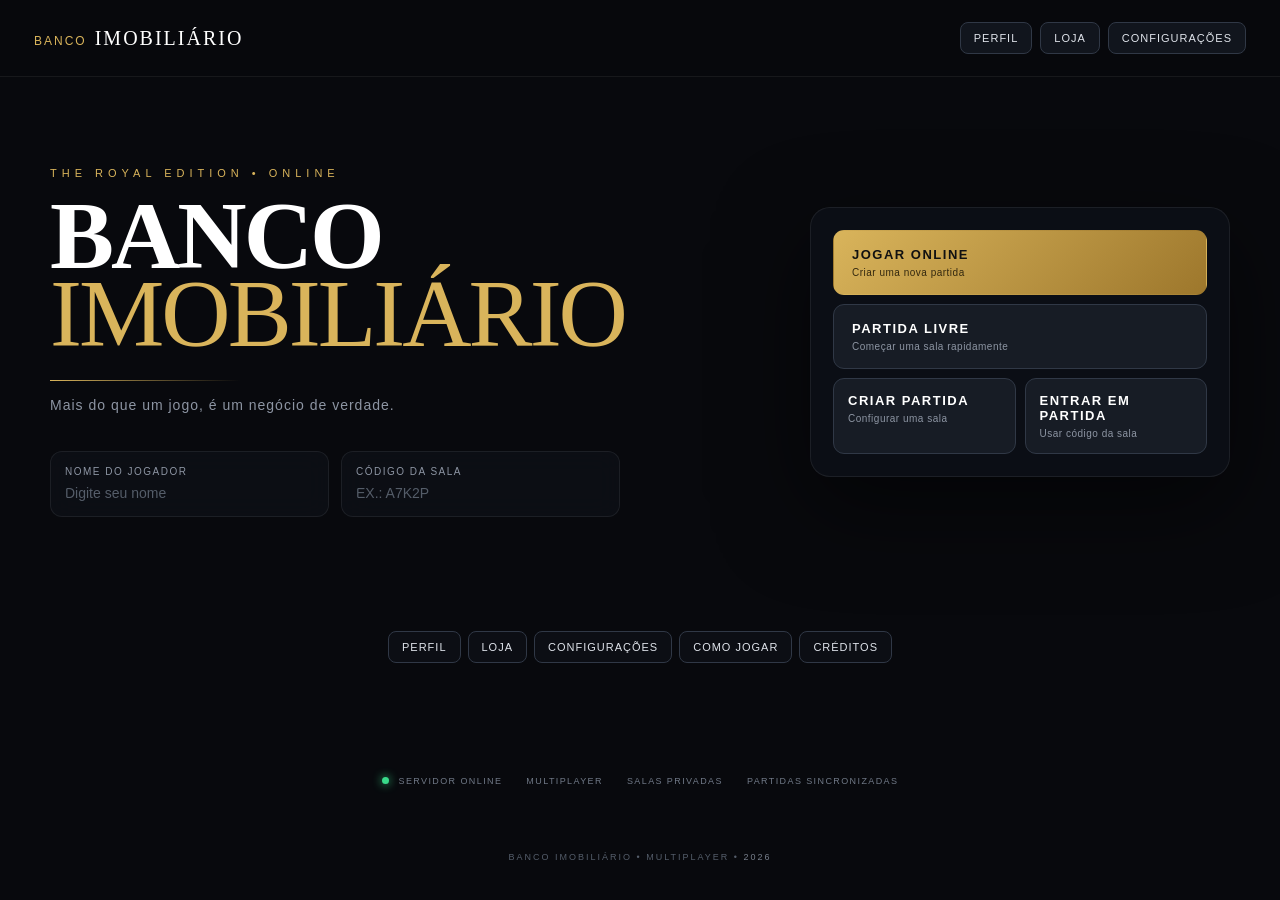
<file: index.html>
<!DOCTYPE html>
<html lang="pt-BR">
<head>
  <meta charset="UTF-8">
  <meta name="viewport" content="width=device-width, initial-scale=1.0">
  <meta name="theme-color" content="#08090d">
  <meta name="description" content="Banco Imobiliário — jogo de tabuleiro multiplayer online.">
  <title>Banco Imobiliário — Multiplayer</title>

  <link rel="stylesheet" href="/css/reset.css">
  <link rel="stylesheet" href="/css/variables.css">
  <link rel="stylesheet" href="/css/global.css">
  <link rel="stylesheet" href="/css/background.css">
  <link rel="stylesheet" href="/css/menu.css">
  <link rel="stylesheet" href="/css/animations.css">

  <style>
    .menu-page {
      min-height: 100vh;
      overflow-x: hidden;
      background: #08090d;
    }

    .home-header {
      position: relative;
      z-index: 2;
      display: flex;
      align-items: center;
      justify-content: space-between;
      padding: 22px 34px;
      border-bottom: 1px solid #ffffff10;
      background: #08090dcc;
      backdrop-filter: blur(14px);
    }

    .brand-mini {
      display: flex;
      align-items: baseline;
      gap: 8px;
      letter-spacing: 2px;
    }

    .brand-mini span {
      color: #d9b45b;
      font-size: 12px;
    }

    .brand-mini strong {
      color: #fff;
      font-family: Georgia, serif;
      font-size: 20px;
      font-weight: 500;
    }

    .top-nav {
      display: flex;
      gap: 8px;
    }

    .top-nav button,
    .quick-menu button {
      border: 1px solid #303846;
      background: #11151d;
      color: #dfe3ea;
      padding: 9px 13px;
      border-radius: 8px;
      font-size: 11px;
      letter-spacing: 1px;
      transition: .2s;
      cursor: pointer;
    }

    .top-nav button:hover,
    .quick-menu button:hover {
      border-color: #d9b45b;
      color: #fff;
      transform: translateY(-1px);
    }

    .home {
      position: relative;
      z-index: 1;
      width: min(1180px, 94vw);
      min-height: calc(100vh - 125px);
      margin: 0 auto;
      padding: 54px 0 30px;
      display: grid;
      grid-template-columns: minmax(0, 1fr) 420px;
      gap: 42px;
      align-items: center;
    }

    .hero-copy .eyebrow {
      display: block;
      color: #d9b45b;
      font-size: 11px;
      letter-spacing: 5px;
      margin-bottom: 18px;
    }

    .hero-copy h1 {
      font-family: Georgia, serif;
      font-size: clamp(58px, 8vw, 96px);
      line-height: .82;
      margin: 0;
      color: #fff;
      letter-spacing: -3px;
    }

    .hero-copy h1 b {
      color: #d9b45b;
      font-weight: 500;
    }

    .gold-line {
      display: block;
      width: 190px;
      height: 1px;
      margin: 26px 0 16px;
      background: linear-gradient(90deg, #d9b45b, transparent);
    }

    .hero-copy p {
      margin: 0;
      color: #8d95a3;
      letter-spacing: 1px;
      font-size: 14px;
    }

    .player-access {
      margin-top: 38px;
      width: min(570px, 100%);
      display: grid;
      grid-template-columns: 1fr 1fr;
      gap: 12px;
    }

    .player-access .field {
      background: #0d1016dd;
      border: 1px solid #ffffff12;
      border-radius: 12px;
      padding: 14px;
      backdrop-filter: blur(12px);
    }

    .player-access .field label {
      display: block;
      font-size: 10px;
      color: #8d95a3;
      letter-spacing: 1.5px;
      margin-bottom: 7px;
    }

    .player-access input {
      width: 100%;
      border: 0;
      outline: 0;
      background: transparent;
      color: #fff;
      font-size: 14px;
    }

    .player-access input::placeholder {
      color: #555d69;
    }

    .main-actions {
      background: #0d1016e8;
      border: 1px solid #ffffff12;
      border-radius: 20px;
      padding: 22px;
      box-shadow: 0 30px 90px #0008;
      backdrop-filter: blur(18px);
    }

    .action {
      width: 100%;
      display: flex;
      flex-direction: column;
      align-items: flex-start;
      text-align: left;
      border: 1px solid #303846;
      background: #171c25;
      color: #fff;
      border-radius: 11px;
      padding: 16px 18px;
      margin-bottom: 9px;
      cursor: pointer;
      transition: .2s;
    }

    .action:hover {
      border-color: #d9b45b;
      transform: translateY(-2px);
      box-shadow: 0 9px 28px #0007;
    }

    .action-primary {
      background: linear-gradient(135deg, #d9b45b, #9d772c);
      border-color: transparent;
      color: #111;
    }

    .action-title {
      font-weight: 800;
      font-size: 13px;
      letter-spacing: 1.5px;
    }

    .action-sub {
      font-size: 10px;
      color: #8d95a3;
      margin-top: 5px;
      letter-spacing: .5px;
    }

    .action-primary .action-sub {
      color: #33280f;
    }

    .action-row {
      display: grid;
      grid-template-columns: 1fr 1fr;
      gap: 9px;
    }

    .action-row .action {
      margin: 0;
    }

    .action.small {
      padding: 14px;
    }

    .quick-menu {
      display: flex;
      flex-wrap: wrap;
      gap: 7px;
      grid-column: 1/-1;
      justify-content: center;
    }

    .quick-menu button {
      background: #0d1016d9;
    }

    .status-strip {
      grid-column: 1/-1;
      display: flex;
      justify-content: center;
      flex-wrap: wrap;
      gap: 24px;
      color: #707987;
      font-size: 9px;
      letter-spacing: 1.4px;
    }

    .online-dot {
      display: inline-block;
      width: 7px;
      height: 7px;
      border-radius: 50%;
      background: #39d98a;
      box-shadow: 0 0 10px #39d98a;
      margin-right: 6px;
    }

    .home-footer {
      text-align: center;
      color: #555e6b;
      font-size: 9px;
      letter-spacing: 2px;
      padding: 0 0 22px;
    }

    .home-footer span {
      color: #777f8b;
    }

    @media(max-width:850px) {
      .home-header {
        padding: 18px 20px;
      }

      .top-nav {
        display: none;
      }

      .home {
        grid-template-columns: 1fr;
        gap: 28px;
        padding-top: 38px;
      }

      .hero-copy {
        text-align: center;
      }

      .gold-line {
        margin: 24px auto 16px;
      }

      .player-access {
        margin-left: auto;
        margin-right: auto;
      }

      .main-actions {
        width: min(560px, 100%);
        margin: auto;
      }

      .quick-menu {
        order: 4;
      }

      .status-strip {
        order: 5;
      }
    }

    @media(max-width:520px) {
      .home {
        width: 92vw;
        padding-top: 30px;
      }

      .hero-copy h1 {
        font-size: 56px;
      }

      .player-access {
        grid-template-columns: 1fr;
      }

      .action-row {
        grid-template-columns: 1fr;
      }

      .status-strip {
        gap: 10px 16px;
      }

      .home-header {
        justify-content: center;
      }
    }
  </style>
</head>

<body class="menu-page">

  <div class="ambient"></div>
  <div class="particles" id="particles" aria-hidden="true"></div>

  <header class="home-header">

    <div class="brand-mini">
      <span>BANCO</span>
      <strong>IMOBILIÁRIO</strong>
    </div>

    <nav class="top-nav" aria-label="Navegação principal">
      <button type="button" onclick="go('/pages/profile.html')">
        PERFIL
      </button>

      <button type="button" onclick="go('/pages/shop.html')">
        LOJA
      </button>

      <button type="button" onclick="go('/pages/settings.html')">
        CONFIGURAÇÕES
      </button>
    </nav>

  </header>

  <main class="home">

    <section class="hero">

      <div class="hero-copy">

        <span class="eyebrow">
          THE ROYAL EDITION • ONLINE
        </span>

        <h1>
          BANCO<br>
          <b>IMOBILIÁRIO</b>
        </h1>

        <span class="gold-line"></span>

        <p>
          Mais do que um jogo, é um negócio de verdade.
        </p>

      </div>

      <section class="player-access" aria-label="Identificação do jogador">

        <div class="field">

          <label for="playerName">
            NOME DO JOGADOR
          </label>

          <input
            id="playerName"
            type="text"
            maxlength="20"
            autocomplete="nickname"
            placeholder="Digite seu nome"
          >

        </div>

        <div class="field">

          <label for="roomCode">
            CÓDIGO DA SALA
          </label>

          <input
            id="roomCode"
            type="text"
            maxlength="5"
            autocomplete="off"
            placeholder="Ex.: A7K2P"
            style="text-transform:uppercase"
          >

        </div>

      </section>

    </section>

    <section class="main-actions" aria-label="Partidas">

      <button
        class="action action-primary"
        type="button"
        onclick="createGame()"
      >

        <span class="action-title">
          JOGAR ONLINE
        </span>

        <span class="action-sub">
          Criar uma nova partida
        </span>

      </button>

      <button
        class="action"
        type="button"
        onclick="freeGame()"
      >

        <span class="action-title">
          PARTIDA LIVRE
        </span>

        <span class="action-sub">
          Começar uma sala rapidamente
        </span>

      </button>

      <div class="action-row">

        <button
          class="action small"
          type="button"
          onclick="createGame()"
        >

          <span class="action-title">
            CRIAR PARTIDA
          </span>

          <span class="action-sub">
            Configurar uma sala
          </span>

        </button>

        <button
          class="action small"
          type="button"
          onclick="joinGame()"
        >

          <span class="action-title">
            ENTRAR EM PARTIDA
          </span>

          <span class="action-sub">
            Usar código da sala
          </span>

        </button>

      </div>

    </section>

    <aside class="quick-menu" aria-label="Menu do jogo">

      <button type="button" onclick="go('/pages/profile.html')">
        PERFIL
      </button>

      <button type="button" onclick="go('/pages/shop.html')">
        LOJA
      </button>

      <button type="button" onclick="go('/pages/settings.html')">
        CONFIGURAÇÕES
      </button>

      <button type="button" onclick="go('/pages/tutorial.html')">
        COMO JOGAR
      </button>

      <button type="button" onclick="go('/pages/credits.html')">
        CRÉDITOS
      </button>

    </aside>

    <section class="status-strip">

      <span>
        <i class="online-dot"></i>
        SERVIDOR ONLINE
      </span>

      <span>
        MULTIPLAYER
      </span>

      <span>
        SALAS PRIVADAS
      </span>

      <span>
        PARTIDAS SINCRONIZADAS
      </span>

    </section>

  </main>

  <footer class="home-footer">

    BANCO IMOBILIÁRIO • MULTIPLAYER •
    <span id="year"></span>

  </footer>

  <script>

    (() => {

      /* =========================
         PARTÍCULAS
      ========================= */

      const particles =
        document.getElementById('particles');

      if (particles) {

        for (let i = 0; i < 55; i++) {

          const p =
            document.createElement('i');

          p.className = 'particle';

          p.style.left =
            (Math.random() * 100) + '%';

          p.style.animationDuration =
            (8 + Math.random() * 18) + 's';

          p.style.animationDelay =
            (-Math.random() * 18) + 's';

          particles.appendChild(p);
        }
      }


      /* =========================
         ELEMENTOS
      ========================= */

      const playerNameInput =
        document.getElementById('playerName');

      const roomCodeInput =
        document.getElementById('roomCode');


      /* =========================
         NOME SALVO
      ========================= */

      const savedName =
        sessionStorage.getItem('playerName') ||
        localStorage.getItem('playerName');

      if (savedName && playerNameInput) {

        playerNameInput.value =
          savedName;
      }


      /* =========================
         ANO
      ========================= */

      const year =
        document.getElementById('year');

      if (year) {

        year.textContent =
          new Date().getFullYear();
      }


      /* =========================
         SALVAR NOME
      ========================= */

      function savePlayerName() {

        const input =
          document.getElementById('playerName');

        const name =
          input ? input.value.trim() : '';

        if (name) {

          sessionStorage.setItem(
            'playerName',
            name
          );

          localStorage.setItem(
            'playerName',
            name
          );
        }

        return name;
      }


      /* =========================
         NAVEGAÇÃO GERAL
      ========================= */

      window.go = function(url) {

        savePlayerName();

        window.location.assign(url);
      };


      /* =========================
         CRIAR NOVA SALA
      ========================= */

      window.createGame = function() {

        const name =
          savePlayerName();

        if (!name) {

          alert(
            'Digite seu nome antes de criar uma partida.'
          );

          if (playerNameInput) {
            playerNameInput.focus();
          }

          return;
        }

        /*
         * Caminho relativo:
         * index.html
         * └── pages
         *     └── create-room.html
         */

        window.location.assign(
          './pages/create-room.html'
        );
      };


      /* =========================
         PARTIDA LIVRE
      ========================= */

      window.freeGame = function() {

        const name =
          savePlayerName();

        if (!name) {

          alert(
            'Digite seu nome antes de começar a partida.'
          );

          if (playerNameInput) {
            playerNameInput.focus();
          }

          return;
        }

        window.location.assign(
          './pages/create-room.html'
        );
      };


      /* =========================
         ENTRAR EM SALA
      ========================= */

      window.joinGame = function() {

        const name =
          savePlayerName();

        const code =
          roomCodeInput
            ? roomCodeInput.value
                .trim()
                .toUpperCase()
            : '';

        if (!name) {

          alert(
            'Digite seu nome antes de entrar na partida.'
          );

          if (playerNameInput) {
            playerNameInput.focus();
          }

          return;
        }

        if (!code) {

          alert(
            'Digite o código da sala.'
          );

          if (roomCodeInput) {
            roomCodeInput.focus();
          }

          return;
        }

        sessionStorage.setItem(
          'roomCode',
          code
        );

        window.location.assign(
          './pages/join-room.html'
        );
      };


      /* =========================
         CÓDIGO DA SALA
      ========================= */

      if (roomCodeInput) {

        roomCodeInput.addEventListener(
          'input',
          event => {

            event.target.value =
              event.target.value
                .toUpperCase()
                .replace(/[^A-Z0-9]/g, '')
                .slice(0, 5);

          }
        );
      }


      /* =========================
         ENTER
      ========================= */

      document.addEventListener(
        'keydown',
        event => {

          if (event.key !== 'Enter') {
            return;
          }

          const active =
            document.activeElement;

          if (
            active === roomCodeInput
          ) {

            joinGame();

          } else if (
            active === playerNameInput
          ) {

            createGame();
          }

        }
      );

    })();

  </script>

</body>
</html>
</file>
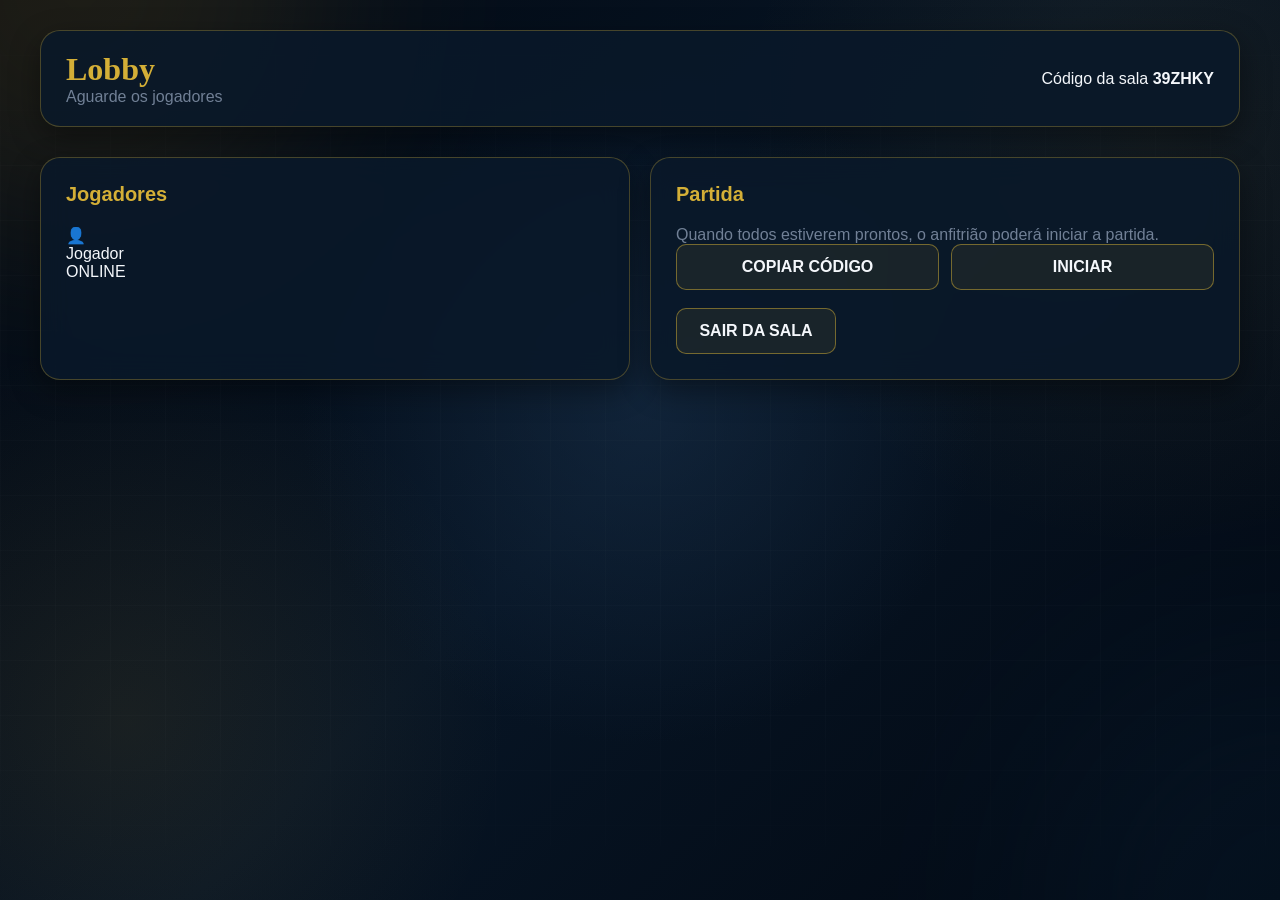
<file: pages/lobby.html>
<!DOCTYPE html>
<html lang="pt-BR">
<head>
    <meta charset="UTF-8">
    <meta name="viewport" content="width=device-width, initial-scale=1.0">

    <title>Lobby</title>

    <link rel="stylesheet" href="../css/reset.css">
    <link rel="stylesheet" href="../css/variables.css">
    <link rel="stylesheet" href="../css/global.css">
    <link rel="stylesheet" href="../css/background.css">
    <link rel="stylesheet" href="../css/animations.css">
    <link rel="stylesheet" href="../css/lobby.css">
    <link rel="stylesheet" href="../css/room.css">
    <link rel="stylesheet" href="../css/responsive.css">
</head>

<body>

<div class="background">
    <div class="bg-light bg-light-1"></div>
    <div class="bg-light bg-light-2"></div>
</div>

<main class="lobby">

    <div class="lobby-content">

        <header class="lobby-header">

            <div>
                <h1 class="lobby-title">Lobby</h1>
                <p class="muted">
                    Aguarde os jogadores
                </p>
            </div>

            <div class="room-code-box">

                <span>Código da sala</span>

                <strong id="roomCode">
                    ------
                </strong>

            </div>

        </header>

        <div class="lobby-grid">

            <section class="lobby-card">

                <h2>Jogadores</h2>

                <div class="player-list" id="playerList">

                    <div class="player-slot">

                        <div class="player-avatar">
                            👤
                        </div>

                        <div>
                            <div
                                class="player-name"
                                id="playerName">
                                Jogador
                            </div>

                            <div class="player-status">
                                ONLINE
                            </div>
                        </div>

                    </div>

                </div>

            </section>

            <section class="lobby-card">

                <h2>Partida</h2>

                <p class="muted">
                    Quando todos estiverem prontos,
                    o anfitrião poderá iniciar a partida.
                </p>

                <div class="lobby-actions">

                    <button
                        class="lobby-button"
                        onclick="copyCode()">
                        COPIAR CÓDIGO
                    </button>

                    <button
                        class="lobby-button"
                        onclick="startGame()">
                        INICIAR
                    </button>

                </div>

                <br>

                <button
                    class="lobby-button"
                    onclick="location.href='../index.html'">
                    SAIR DA SALA
                </button>

            </section>

        </div>

    </div>

</main>

<script>

const name =
    localStorage.getItem("playerName") || "Jogador";

const savedCode =
    localStorage.getItem("roomCode");

document.getElementById("playerName").textContent = name;

if (savedCode) {
    document.getElementById("roomCode").textContent = savedCode;
} else {

    const generated =
        Math.random()
            .toString(36)
            .substring(2, 8)
            .toUpperCase();

    document.getElementById("roomCode").textContent = generated;

    localStorage.setItem("roomCode", generated);
}

function copyCode() {

    const code =
        document.getElementById("roomCode").textContent;

    navigator.clipboard.writeText(code);

    alert("Código copiado: " + code);
}

function startGame() {
    location.href = "game.html";
}

</script>

</body>
</html>
</file>
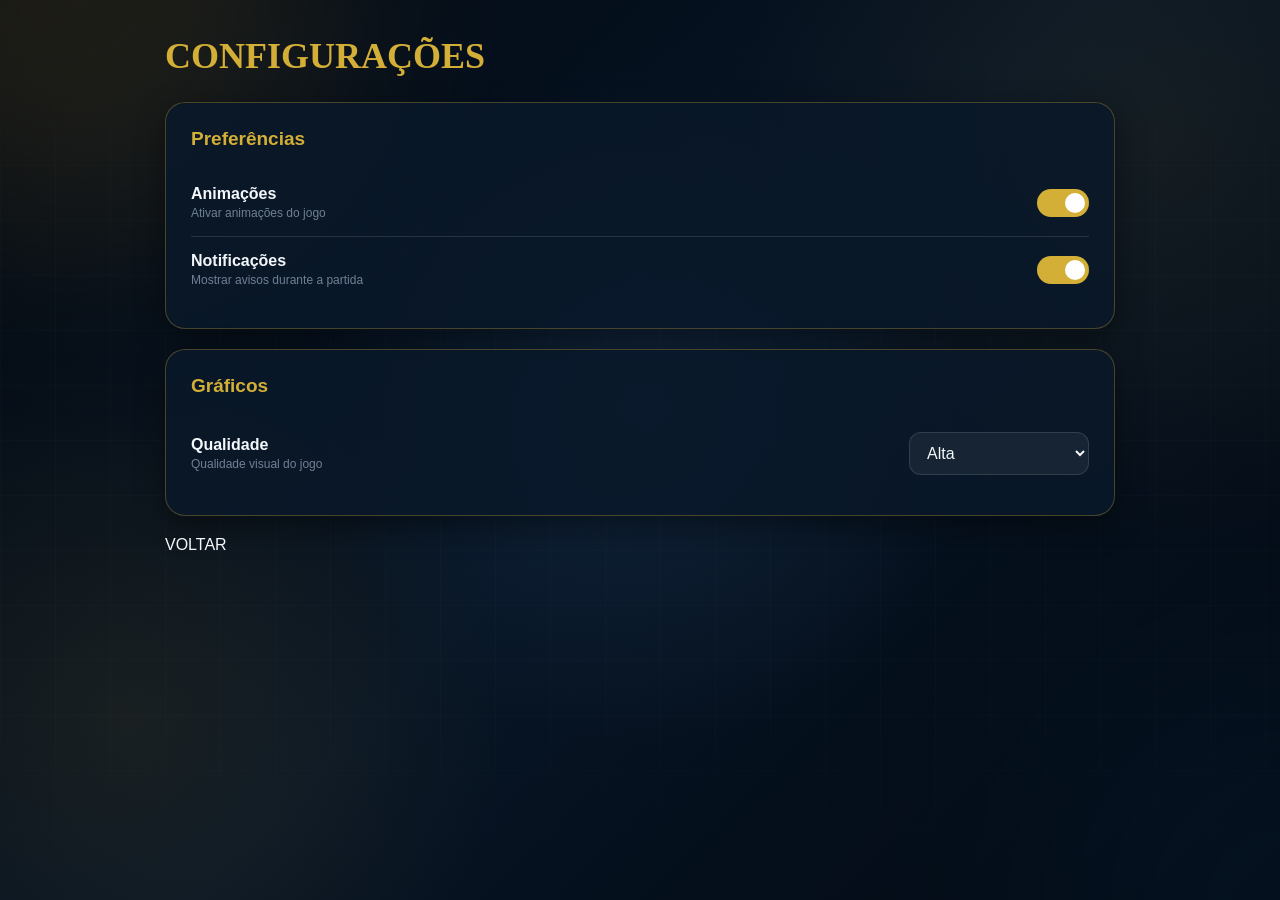
<file: pages/settings.html>
<!DOCTYPE html>
<html lang="pt-BR">
<head>

    <meta charset="UTF-8">
    <meta name="viewport" content="width=device-width, initial-scale=1.0">

    <title>Configurações</title>

    <link rel="stylesheet" href="../css/reset.css">
    <link rel="stylesheet" href="../css/variables.css">
    <link rel="stylesheet" href="../css/global.css">
    <link rel="stylesheet" href="../css/background.css">
    <link rel="stylesheet" href="../css/settings.css">
    <link rel="stylesheet" href="../css/responsive.css">

</head>

<body>

<div class="background">
    <div class="bg-light bg-light-1"></div>
    <div class="bg-light bg-light-2"></div>
</div>

<main class="settings">

    <div class="settings-container">

        <header class="settings-header">

            <h1>CONFIGURAÇÕES</h1>

        </header>

        <section class="settings-section">

            <h2>Preferências</h2>

            <div class="setting-row">

                <div class="setting-label">
                    <strong>Animações</strong>
                    <span>Ativar animações do jogo</span>
                </div>

                <div
                    class="toggle active"
                    onclick="this.classList.toggle('active')">
                </div>

            </div>

            <div class="setting-row">

                <div class="setting-label">
                    <strong>Notificações</strong>
                    <span>Mostrar avisos durante a partida</span>
                </div>

                <div
                    class="toggle active"
                    onclick="this.classList.toggle('active')">
                </div>

            </div>

        </section>

        <section class="settings-section">

            <h2>Gráficos</h2>

            <div class="setting-row">

                <div class="setting-label">
                    <strong>Qualidade</strong>
                    <span>Qualidade visual do jogo</span>
                </div>

                <div class="setting-control">

                    <select>
                        <option>Baixa</option>
                        <option>Normal</option>
                        <option selected>Alta</option>
                        <option>Ultra</option>
                    </select>

                </div>

            </div>

        </section>

        <button
            class="lobby-button"
            onclick="location.href='../index.html'">
            VOLTAR
        </button>

    </div>

</main>

</body>
</html>
</file>
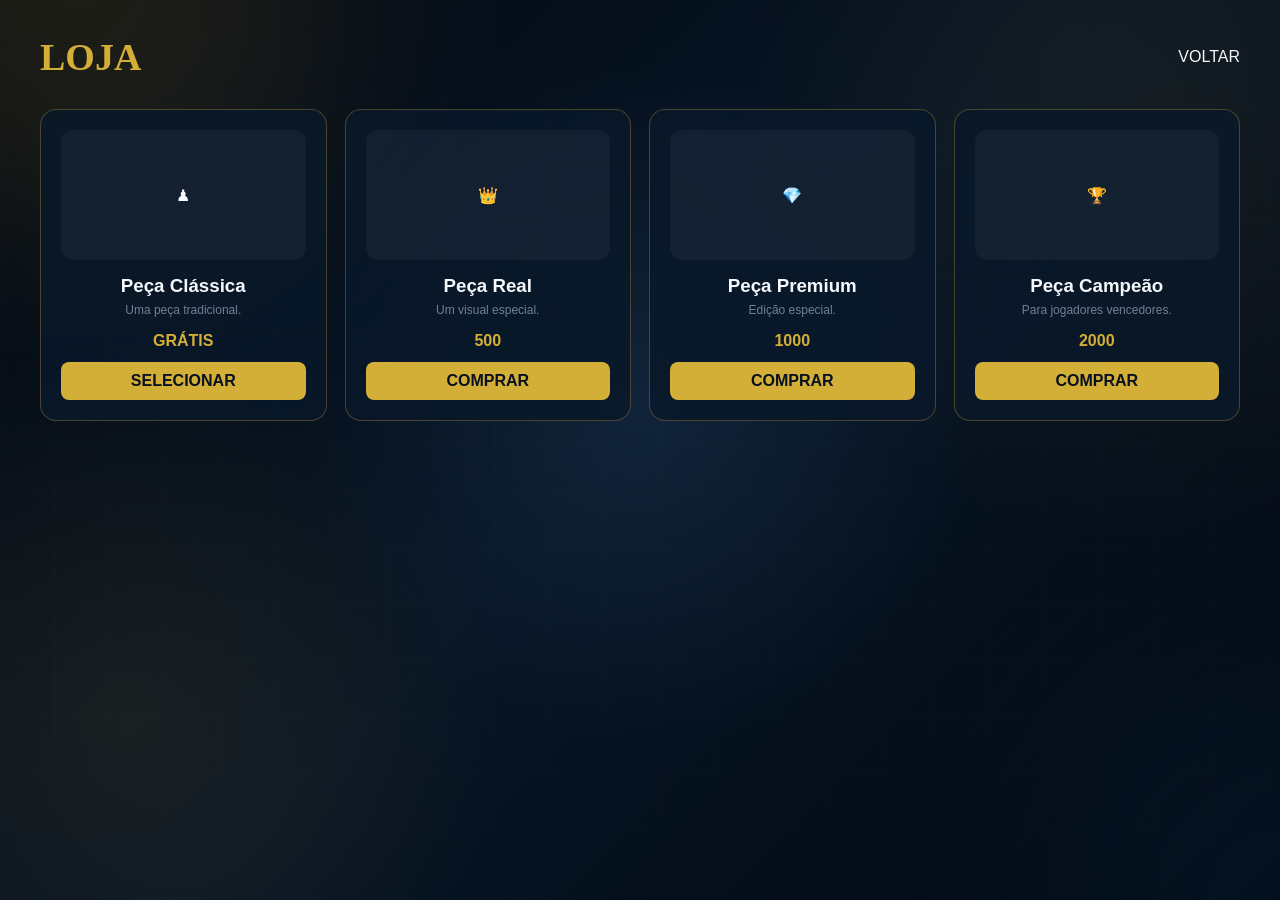
<file: pages/shop.html>
<!DOCTYPE html>
<html lang="pt-BR">
<head>

    <meta charset="UTF-8">
    <meta name="viewport" content="width=device-width, initial-scale=1.0">

    <title>Loja</title>

    <link rel="stylesheet" href="../css/reset.css">
    <link rel="stylesheet" href="../css/variables.css">
    <link rel="stylesheet" href="../css/global.css">
    <link rel="stylesheet" href="../css/background.css">
    <link rel="stylesheet" href="../css/shop.css">
    <link rel="stylesheet" href="../css/responsive.css">

</head>

<body>

<div class="background">
    <div class="bg-light bg-light-1"></div>
    <div class="bg-light bg-light-2"></div>
</div>

<main class="shop">

    <div class="shop-container">

        <header class="shop-header">

            <h1>LOJA</h1>

            <button
                class="lobby-button"
                onclick="location.href='../index.html'">
                VOLTAR
            </button>

        </header>

        <div class="shop-grid">

            <div class="shop-item">

                <div class="shop-item-preview">
                    ♟
                </div>

                <h3>Peça Clássica</h3>

                <p>
                    Uma peça tradicional.
                </p>

                <div class="shop-price">
                    GRÁTIS
                </div>

                <button class="shop-buy">
                    SELECIONAR
                </button>

            </div>

            <div class="shop-item">

                <div class="shop-item-preview">
                    👑
                </div>

                <h3>Peça Real</h3>

                <p>
                    Um visual especial.
                </p>

                <div class="shop-price">
                    500
                </div>

                <button
                    class="shop-buy"
                    onclick="buyItem('Peça Real')">
                    COMPRAR
                </button>

            </div>

            <div class="shop-item">

                <div class="shop-item-preview">
                    💎
                </div>

                <h3>Peça Premium</h3>

                <p>
                    Edição especial.
                </p>

                <div class="shop-price">
                    1000
                </div>

                <button
                    class="shop-buy"
                    onclick="buyItem('Peça Premium')">
                    COMPRAR
                </button>

            </div>

            <div class="shop-item">

                <div class="shop-item-preview">
                    🏆
                </div>

                <h3>Peça Campeão</h3>

                <p>
                    Para jogadores vencedores.
                </p>

                <div class="shop-price">
                    2000
                </div>

                <button
                    class="shop-buy"
                    onclick="buyItem('Peça Campeão')">
                    COMPRAR
                </button>

            </div>

        </div>

    </div>

</main>

<script>

function buyItem(item) {
    alert(item + " selecionado.");
}

</script>

</body>
</html>
</file>
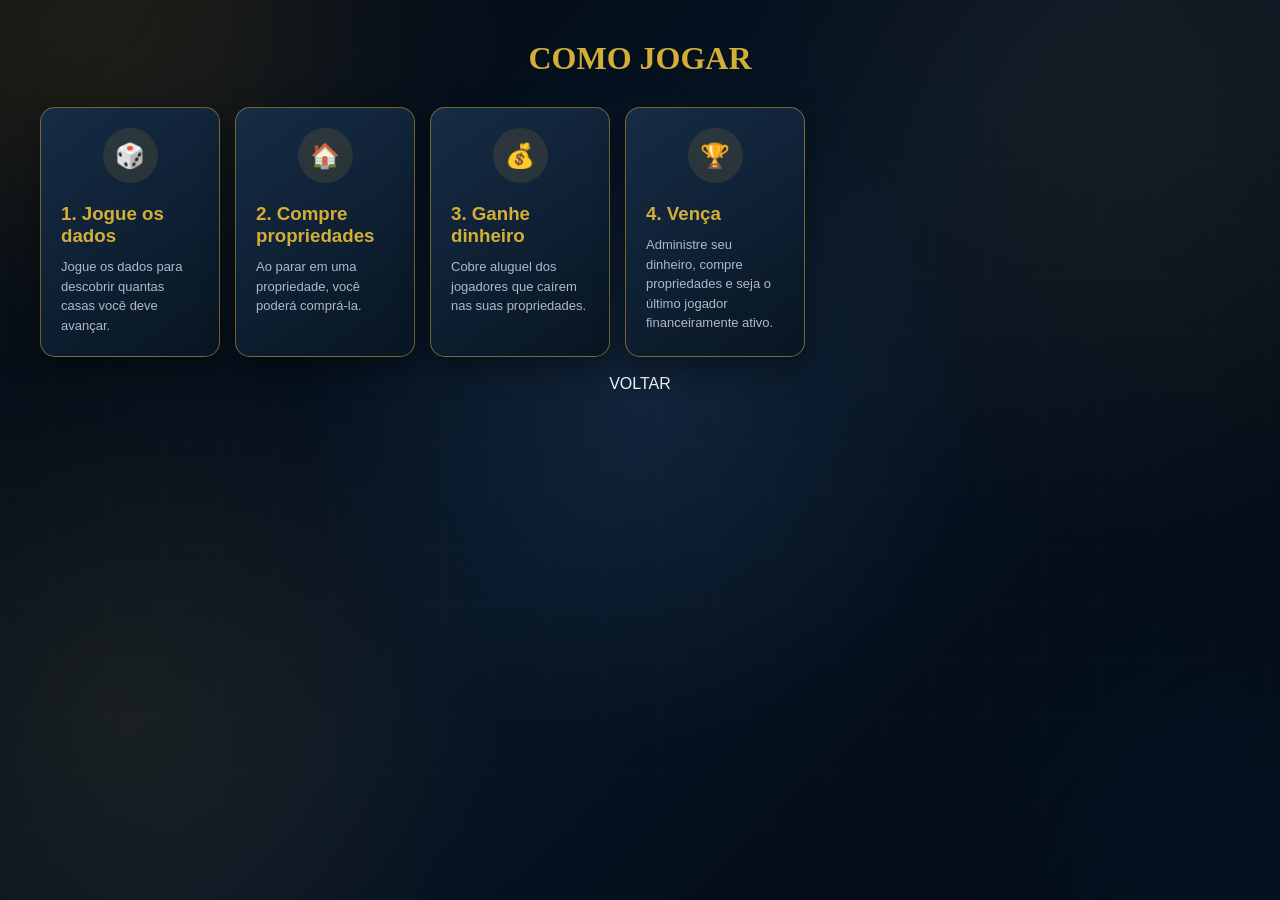
<file: pages/tutorial.html>
<!DOCTYPE html>
<html lang="pt-BR">
<head>

    <meta charset="UTF-8">
    <meta name="viewport" content="width=device-width, initial-scale=1.0">

    <title>Como Jogar</title>

    <link rel="stylesheet" href="../css/reset.css">
    <link rel="stylesheet" href="../css/variables.css">
    <link rel="stylesheet" href="../css/global.css">
    <link rel="stylesheet" href="../css/background.css">
    <link rel="stylesheet" href="../css/cards.css">
    <link rel="stylesheet" href="../css/responsive.css">

</head>

<body>

<div class="background">
    <div class="bg-light bg-light-1"></div>
    <div class="bg-light bg-light-2"></div>
</div>

<main
    style="
        min-height:100vh;
        padding:40px 20px;
        position:relative;
        z-index:10;
    ">

    <div class="container">

        <h1
            style="
                text-align:center;
                color:var(--color-primary);
                font-family:var(--font-title);
                margin-bottom:30px;
            ">
            COMO JOGAR
        </h1>

        <div class="card-deck">

            <article class="game-card">
                <div class="game-card-icon">🎲</div>
                <h3>1. Jogue os dados</h3>
                <p>
                    Jogue os dados para descobrir
                    quantas casas você deve avançar.
                </p>
            </article>

            <article class="game-card">
                <div class="game-card-icon">🏠</div>
                <h3>2. Compre propriedades</h3>
                <p>
                    Ao parar em uma propriedade,
                    você poderá comprá-la.
                </p>
            </article>

            <article class="game-card">
                <div class="game-card-icon">💰</div>
                <h3>3. Ganhe dinheiro</h3>
                <p>
                    Cobre aluguel dos jogadores
                    que caírem nas suas propriedades.
                </p>
            </article>

            <article class="game-card">
                <div class="game-card-icon">🏆</div>
                <h3>4. Vença</h3>
                <p>
                    Administre seu dinheiro,
                    compre propriedades e seja
                    o último jogador financeiramente ativo.
                </p>
            </article>

        </div>

        <br>

        <div style="text-align:center;">

            <button
                class="lobby-button"
                onclick="location.href='../index.html'">
                VOLTAR
            </button>

        </div>

    </div>

</main>

</body>
</html>
</file>
<file: css/variables.css>
/* =========================================================
   BANCO IMOBILIÁRIO
   VARIABLES.CSS
   ========================================================= */

:root {

    /* CORES PRINCIPAIS */
    --color-bg: #07111f;
    --color-bg-dark: #030811;
    --color-bg-light: #0d1c30;

    --color-primary: #d4af37;
    --color-primary-light: #f4d77b;
    --color-primary-dark: #9b7815;

    --color-secondary: #1b6ca8;
    --color-secondary-light: #318bd0;

    --color-white: #ffffff;
    --color-black: #000000;

    --color-text: #f4f7fb;
    --color-text-soft: #aeb9c9;
    --color-text-muted: #718096;

    --color-success: #35d07f;
    --color-warning: #f5b942;
    --color-danger: #ed5364;
    --color-info: #4ca3ff;

    /* PAINÉIS */
    --panel-bg: rgba(10, 24, 42, 0.88);
    --panel-bg-light: rgba(20, 40, 65, 0.82);
    --panel-border: rgba(212, 175, 55, 0.3);

    /* BORDAS */
    --border-color: rgba(255, 255, 255, 0.12);
    --border-light: rgba(255, 255, 255, 0.2);
    --border-gold: rgba(212, 175, 55, 0.5);

    /* SOMBRAS */
    --shadow-small: 0 4px 12px rgba(0, 0, 0, 0.25);
    --shadow-medium: 0 10px 30px rgba(0, 0, 0, 0.4);
    --shadow-large: 0 20px 60px rgba(0, 0, 0, 0.55);

    --shadow-gold:
        0 0 15px rgba(212, 175, 55, 0.18);

    /* BORDAS ARREDONDADAS */
    --radius-small: 6px;
    --radius-medium: 12px;
    --radius-large: 20px;
    --radius-round: 999px;

    /* TRANSIÇÕES */
    --transition-fast: 0.15s ease;
    --transition-normal: 0.25s ease;
    --transition-slow: 0.4s ease;

    /* TIPOGRAFIA */
    --font-main:
        Inter,
        "Segoe UI",
        Roboto,
        Arial,
        sans-serif;

    --font-title:
        Georgia,
        "Times New Roman",
        serif;

    /* CAMADAS */
    --z-background: 0;
    --z-content: 10;
    --z-header: 50;
    --z-dropdown: 100;
    --z-modal: 500;
    --z-notification: 1000;

    /* DIMENSÕES */
    --header-height: 70px;
    --sidebar-width: 280px;
}
</file>
<file: css/global.css>
/* =========================================================
   BANCO IMOBILIÁRIO
   GLOBAL.CSS
   ========================================================= */

body {
    min-height: 100vh;

    background:
        radial-gradient(
            circle at 20% 20%,
            rgba(27, 108, 168, 0.15),
            transparent 35%
        ),
        radial-gradient(
            circle at 80% 80%,
            rgba(212, 175, 55, 0.08),
            transparent 35%
        ),
        var(--color-bg);

    color: var(--color-text);
    font-family: var(--font-main);

    overflow-x: hidden;

    -webkit-font-smoothing: antialiased;
    -moz-osx-font-smoothing: grayscale;
}

#app {
    width: 100%;
    min-height: 100vh;
    position: relative;
    z-index: var(--z-content);
}

.page {
    width: 100%;
    min-height: 100vh;
    position: relative;
}

.container {
    width: min(1400px, calc(100% - 40px));
    margin: 0 auto;
}

.hidden {
    display: none !important;
}

.visible {
    display: block !important;
}

.text-center {
    text-align: center;
}

.text-left {
    text-align: left;
}

.text-right {
    text-align: right;
}

/* BOTÕES */

button {
    font-family: var(--font-main);
    color: var(--color-text);
    background: none;
}

button:disabled {
    cursor: not-allowed;
    opacity: 0.5;
}

/* INPUTS */

input,
select,
textarea {
    width: 100%;
    color: var(--color-text);
    background: rgba(255, 255, 255, 0.06);
    border: 1px solid var(--border-color);
    border-radius: var(--radius-medium);
    transition: var(--transition-normal);
}

input:focus,
select:focus,
textarea:focus {
    border-color: var(--color-primary);
    box-shadow: 0 0 0 3px rgba(212, 175, 55, 0.12);
}

/* SELEÇÃO */

::selection {
    background: rgba(212, 175, 55, 0.35);
    color: white;
}

/* LINKS */

a {
    transition: var(--transition-normal);
}

/* CARDS GENÉRICOS */

.card {
    background: var(--panel-bg);
    border: 1px solid var(--panel-border);
    border-radius: var(--radius-large);
    box-shadow: var(--shadow-medium);
    backdrop-filter: blur(15px);
    -webkit-backdrop-filter: blur(15px);
}

/* TÍTULOS */

.title {
    color: var(--color-white);
    font-family: var(--font-title);
}

.gold {
    color: var(--color-primary);
}

.muted {
    color: var(--color-text-muted);
}

/* LOADING */

.loading {
    position: fixed;
    inset: 0;
    z-index: 9999;

    display: flex;
    align-items: center;
    justify-content: center;

    background: var(--color-bg-dark);
}

/* UTILITÁRIOS */

.flex {
    display: flex;
}

.flex-center {
    display: flex;
    align-items: center;
    justify-content: center;
}

.flex-column {
    display: flex;
    flex-direction: column;
}

.gap-small {
    gap: 8px;
}

.gap-medium {
    gap: 16px;
}

.gap-large {
    gap: 24px;
}
</file>
<file: css/background.css>
/* =========================================================
   FUNDO PRINCIPAL
   ========================================================= */

.background {
    position: fixed;

    inset: 0;

    overflow: hidden;

    background:
        radial-gradient(
            circle at 50% 45%,
            rgba(25,48,74,.55),
            transparent 42%
        ),
        radial-gradient(
            circle at 10% 80%,
            rgba(196,151,43,.10),
            transparent 28%
        ),
        radial-gradient(
            circle at 90% 15%,
            rgba(196,151,43,.08),
            transparent 30%
        ),
        linear-gradient(
            135deg,
            #020811,
            #071525 50%,
            #020811
        );

    z-index: 0;
}


/* =========================================================
   LUZES
   ========================================================= */

.bg-light {
    position: absolute;

    width: 500px;
    height: 500px;

    border-radius: 50%;

    filter: blur(110px);

    pointer-events: none;

    opacity: .14;

    animation:
        lightMove 12s ease-in-out infinite alternate;
}


.bg-light-1 {
    top: -260px;
    left: -170px;

    background: #c69a32;
}


.bg-light-2 {
    right: -250px;
    bottom: -250px;

    background: #16466e;

    animation-delay: -4s;
}


.bg-light-3 {
    top: 45%;
    left: 50%;

    transform: translate(-50%, -50%);

    width: 650px;
    height: 650px;

    background: #28527a;

    opacity: .07;

    animation-delay: -7s;
}


@keyframes lightMove {

    0% {
        transform: translate(0,0) scale(1);
    }

    100% {
        transform: translate(35px,-25px) scale(1.1);
    }
}


/* =========================================================
   GRADE DISCRETA
   ========================================================= */

.background::after {
    content: "";

    position: absolute;

    inset: 0;

    background-image:
        linear-gradient(
            rgba(255,255,255,.018) 1px,
            transparent 1px
        ),
        linear-gradient(
            90deg,
            rgba(255,255,255,.018) 1px,
            transparent 1px
        );

    background-size: 55px 55px;

    opacity: .7;

    pointer-events: none;

    mask-image:
        linear-gradient(
            to bottom,
            transparent,
            black 20%,
            black 80%,
            transparent
        );
}


/* =========================================================
   PARTÍCULAS DOURADAS
   ========================================================= */

.particles {
    position: absolute;

    inset: 0;

    pointer-events: none;
}


.particles span {
    position: absolute;

    width: 3px;
    height: 3px;

    border-radius: 50%;

    background: #e0b53f;

    box-shadow:
        0 0 8px rgba(228,184,60,.8);

    opacity: 0;

    animation:
        particleFloat
        linear
        infinite;
}


/* posições */

.particles span:nth-child(1) {
    left: 8%;
    top: 75%;
    animation-duration: 9s;
}

.particles span:nth-child(2) {
    left: 15%;
    top: 35%;
    animation-duration: 12s;
    animation-delay: 2s;
}

.particles span:nth-child(3) {
    left: 23%;
    top: 85%;
    animation-duration: 10s;
    animation-delay: 4s;
}

.particles span:nth-child(4) {
    left: 31%;
    top: 20%;
    animation-duration: 13s;
    animation-delay: 1s;
}

.particles span:nth-child(5) {
    left: 40%;
    top: 70%;
    animation-duration: 11s;
    animation-delay: 3s;
}

.particles span:nth-child(6) {
    left: 49%;
    top: 15%;
    animation-duration: 10s;
    animation-delay: 5s;
}

.particles span:nth-child(7) {
    left: 58%;
    top: 82%;
    animation-duration: 14s;
}

.particles span:nth-child(8) {
    left: 65%;
    top: 30%;
    animation-duration: 9s;
    animation-delay: 3s;
}

.particles span:nth-child(9) {
    left: 73%;
    top: 72%;
    animation-duration: 12s;
    animation-delay: 1s;
}

.particles span:nth-child(10) {
    left: 82%;
    top: 18%;
    animation-duration: 11s;
    animation-delay: 4s;
}

.particles span:nth-child(11) {
    left: 91%;
    top: 58%;
    animation-duration: 13s;
}

.particles span:nth-child(12) {
    left: 12%;
    top: 55%;
    animation-duration: 15s;
    animation-delay: 2s;
}

.particles span:nth-child(13) {
    left: 35%;
    top: 45%;
    animation-duration: 10s;
    animation-delay: 4s;
}

.particles span:nth-child(14) {
    left: 70%;
    top: 50%;
    animation-duration: 14s;
    animation-delay: 1s;
}

.particles span:nth-child(15) {
    left: 88%;
    top: 82%;
    animation-duration: 12s;
    animation-delay: 5s;
}

.particles span:nth-child(16) {
    left: 55%;
    top: 92%;
    animation-duration: 9s;
    animation-delay: 2s;
}


@keyframes particleFloat {

    0% {
        opacity: 0;

        transform:
            translateY(30px)
            scale(.5);
    }

    20% {
        opacity: .7;
    }

    70% {
        opacity: .35;
    }

    100% {
        opacity: 0;

        transform:
            translateY(-130px)
            scale(1.2);
    }
}
</file>
<file: css/menu.css>
/* =========================================================
   MENU PRINCIPAL
   BANCO IMOBILIÁRIO
   ========================================================= */

.menu {
    min-height: 100vh;
    width: 100%;

    display: flex;
    justify-content: center;
    align-items: center;

    position: relative;

    padding: 40px 20px;

    overflow: hidden;
}


/* =========================================================
   CONTAINER
   ========================================================= */

.menu-container {
    width: min(520px, 94vw);

    position: relative;
    z-index: 10;

    display: flex;
    flex-direction: column;
    align-items: center;
}


/* =========================================================
   LOGO
   ========================================================= */

.menu-logo {
    position: relative;

    text-align: center;

    margin-bottom: 35px;

    animation: logoFloat 5s ease-in-out infinite;
}

.menu-logo h1 {
    margin: 0;

    font-family:
        Georgia,
        "Times New Roman",
        serif;

    font-size: clamp(65px, 8vw, 88px);

    line-height: 0.85;

    letter-spacing: 4px;

    color: #e9bd43;

    text-shadow:
        0 2px 0 #8e691b,
        0 4px 0 #715317,
        0 8px 20px rgba(0,0,0,.8),
        0 0 35px rgba(226,181,55,.18);
}

.menu-logo p {
    margin-top: 15px;

    font-family: Arial, sans-serif;

    font-size: 10px;

    font-weight: 700;

    letter-spacing: 8px;

    color: rgba(222,226,232,.68);

    text-transform: uppercase;
}


/* linhas do logo */

.logo-line {
    position: absolute;

    width: 105px;
    height: 1px;

    top: 52%;

    left: -125px;

    background:
        linear-gradient(
            90deg,
            transparent,
            #d7aa38
        );

    box-shadow:
        0 0 10px rgba(218,172,50,.35);
}

.logo-line::after {
    content: "";

    position: absolute;

    left: 230px;

    width: 105px;

    height: 1px;

    background:
        linear-gradient(
            90deg,
            #d7aa38,
            transparent
        );
}


/* =========================================================
   PAINEL
   ========================================================= */

.menu-panel {
    width: 100%;

    position: relative;

    padding: 32px 28px 25px;

    border-radius: 24px;

    background:
        linear-gradient(
            145deg,
            rgba(19,34,52,.96),
            rgba(3,13,25,.98)
        );

    border: 1px solid rgba(210,166,52,.72);

    box-shadow:
        0 30px 80px rgba(0,0,0,.65),
        0 0 45px rgba(204,157,39,.06),
        inset 0 1px 0 rgba(255,255,255,.06),
        inset 0 0 45px rgba(0,0,0,.35);

    backdrop-filter: blur(14px);

    overflow: hidden;
}


/* borda interna */

.menu-panel::before {
    content: "";

    position: absolute;

    inset: 7px;

    border-radius: 18px;

    border: 1px solid rgba(222,176,53,.13);

    pointer-events: none;
}


/* brilho superior */

.menu-panel::after {
    content: "";

    position: absolute;

    top: 0;
    left: 50%;

    transform: translateX(-50%);

    width: 130px;
    height: 2px;

    background:
        linear-gradient(
            90deg,
            transparent,
            #f0c94d,
            transparent
        );

    box-shadow:
        0 0 20px rgba(236,190,61,.6);
}


/* =========================================================
   DECORAÇÕES DOS CANTOS
   ========================================================= */

.panel-decoration {
    position: absolute;

    width: 18px;
    height: 18px;

    border-color: rgba(221,174,52,.55);

    pointer-events: none;
}

.top-left {
    top: 18px;
    left: 18px;

    border-top: 1px solid;
    border-left: 1px solid;
}

.top-right {
    top: 18px;
    right: 18px;

    border-top: 1px solid;
    border-right: 1px solid;
}

.bottom-left {
    bottom: 18px;
    left: 18px;

    border-bottom: 1px solid;
    border-left: 1px solid;
}

.bottom-right {
    bottom: 18px;
    right: 18px;

    border-bottom: 1px solid;
    border-right: 1px solid;
}


/* =========================================================
   BOTÕES
   ========================================================= */

.menu-buttons {
    display: flex;

    flex-direction: column;

    gap: 11px;

    position: relative;

    z-index: 3;
}


.menu-button {
    width: 100%;

    min-height: 55px;

    position: relative;

    overflow: hidden;

    border-radius: 12px;

    border: 1px solid rgba(187,145,48,.42);

    background:
        linear-gradient(
            135deg,
            rgba(27,44,65,.98),
            rgba(10,23,38,.98)
        );

    color: #f1f3f6;

    font-family: Arial, sans-serif;

    font-size: 14px;

    font-weight: 700;

    letter-spacing: .8px;

    cursor: pointer;

    transition:
        transform .25s ease,
        border-color .25s ease,
        box-shadow .25s ease,
        background .25s ease;
}


/* brilho que passa pelo botão */

.menu-button::before {
    content: "";

    position: absolute;

    top: 0;
    left: -120%;

    width: 75%;
    height: 100%;

    background:
        linear-gradient(
            90deg,
            transparent,
            rgba(255,255,255,.11),
            transparent
        );

    transform: skewX(-25deg);

    transition: left .65s ease;
}


.menu-button:hover::before {
    left: 140%;
}


.menu-button:hover {
    transform:
        translateY(-3px)
        scale(1.01);

    border-color:
        rgba(231,190,77,.85);

    background:
        linear-gradient(
            135deg,
            rgba(32,52,77,1),
            rgba(14,29,47,1)
        );

    box-shadow:
        0 10px 25px rgba(0,0,0,.4),
        0 0 22px rgba(214,169,52,.10);
}


.menu-button:active {
    transform:
        translateY(1px)
        scale(.99);
}


.menu-button span {
    position: relative;
    z-index: 2;
}


/* =========================================================
   BOTÃO JOGAR
   ========================================================= */

.menu-button.primary {
    color: #111820;

    background:
        linear-gradient(
            135deg,
            #f5d77a 0%,
            #dcae35 48%,
            #edc653 100%
        );

    border-color: #f5d477;

    box-shadow:
        0 8px 25px rgba(0,0,0,.35),
        0 0 25px rgba(222,175,48,.18);
}


.menu-button.primary:hover {
    background:
        linear-gradient(
            135deg,
            #ffe69a,
            #e9bd48,
            #f8d978
        );

    border-color: #ffe9a7;

    box-shadow:
        0 12px 30px rgba(0,0,0,.45),
        0 0 35px rgba(230,183,57,.28);
}


/* =========================================================
   FOOTER
   ========================================================= */

.menu-footer {
    margin-top: 23px;

    display: flex;

    align-items: center;

    justify-content: center;

    gap: 13px;

    color: rgba(179,191,204,.48);

    font-family: Arial, sans-serif;

    font-size: 9px;

    font-weight: 600;

    letter-spacing: 2px;

    text-transform: uppercase;

    position: relative;

    z-index: 3;
}


.footer-line {
    width: 45px;
    height: 1px;

    background:
        linear-gradient(
            90deg,
            transparent,
            rgba(207,163,49,.35)
        );
}


.footer-line:last-child {
    transform: rotate(180deg);
}


/* =========================================================
   ANIMAÇÕES
   ========================================================= */

@keyframes logoFloat {

    0%,
    100% {
        transform: translateY(0);
    }

    50% {
        transform: translateY(-5px);
    }
}


.fade-in {
    animation:
        menuAppear .9s ease-out both;
}


@keyframes menuAppear {

    from {
        opacity: 0;

        transform:
            translateY(30px)
            scale(.97);
    }

    to {
        opacity: 1;

        transform:
            translateY(0)
            scale(1);
    }
}


/* =========================================================
   RESPONSIVO
   ========================================================= */

@media (max-width: 650px) {

    .menu {
        padding: 25px 15px;
    }

    .menu-logo h1 {
        font-size: 55px;
    }

    .menu-logo p {
        font-size: 8px;
        letter-spacing: 5px;
    }

    .logo-line {
        display: none;
    }

    .menu-panel {
        padding: 26px 18px 20px;
        border-radius: 19px;
    }

    .menu-button {
        min-height: 51px;
        font-size: 13px;
    }
}


@media (max-height: 750px) {

    .menu {
        padding-top: 20px;
        padding-bottom: 20px;
    }

    .menu-logo {
        margin-bottom: 22px;
    }

    .menu-logo h1 {
        font-size: 58px;
    }

    .menu-panel {
        padding-top: 24px;
        padding-bottom: 18px;
    }

    .menu-buttons {
        gap: 8px;
    }

    .menu-button {
        min-height: 47px;
    }
}

/* =========================================================
   DADOS FLUTUANTES
   ========================================================= */

.floating-dice {
    position: fixed;

    inset: 0;

    z-index: 2;

    pointer-events: none;
}


.floating-die {
    position: absolute;

    width: 72px;
    height: 72px;

    border-radius: 16px;

    background:
        linear-gradient(
            145deg,
            #f1cf6a,
            #b88a24
        );

    border: 2px solid rgba(255,224,126,.75);

    box-shadow:
        inset 8px 8px 15px rgba(255,255,255,.22),
        inset -8px -8px 15px rgba(81,53,8,.3),
        0 18px 35px rgba(0,0,0,.5),
        0 0 25px rgba(215,169,48,.12);

    opacity: .20;

    transform-style: preserve-3d;
}


.die-face {
    width: 100%;
    height: 100%;

    position: relative;
}


/* bolinhas */

.die-face span {
    position: absolute;

    width: 11px;
    height: 11px;

    border-radius: 50%;

    background: #172333;

    box-shadow:
        inset 1px 1px 2px rgba(255,255,255,.15);
}


/* posições */

.die-face span:nth-child(1) {
    top: 14px;
    left: 14px;
}

.die-face span:nth-child(2) {
    top: 14px;
    right: 14px;
}

.die-face span:nth-child(3) {
    top: 50%;
    left: 50%;

    transform: translate(-50%,-50%);
}

.die-face span:nth-child(4) {
    bottom: 14px;
    left: 14px;
}

.die-face span:nth-child(5) {
    bottom: 14px;
    right: 14px;
}

.die-face span:nth-child(6) {
    top: 50%;
    left: 14px;

    transform: translateY(-50%);
}


/* dado 1 */

.die-1 {
    left: 7%;
    top: 23%;

    animation:
        diceFloat1
        8s
        ease-in-out
        infinite;
}


/* dado 2 */

.die-2 {
    right: 8%;
    top: 31%;

    width: 58px;
    height: 58px;

    opacity: .16;

    animation:
        diceFloat2
        10s
        ease-in-out
        infinite;
}


/* dado 3 */

.die-3 {
    left: 12%;
    bottom: 18%;

    width: 48px;
    height: 48px;

    opacity: .13;

    animation:
        diceFloat3
        11s
        ease-in-out
        infinite;
}


/* dado 4 */

.die-4 {
    right: 13%;
    bottom: 15%;

    width: 80px;
    height: 80px;

    opacity: .13;

    animation:
        diceFloat4
        12s
        ease-in-out
        infinite;
}


/* =========================================================
   MOVIMENTOS
   ========================================================= */

@keyframes diceFloat1 {

    0%,
    100% {
        transform:
            translate3d(0,0,0)
            rotate(8deg);
    }

    50% {
        transform:
            translate3d(25px,-35px,0)
            rotate(25deg);
    }
}


@keyframes diceFloat2 {

    0%,
    100% {
        transform:
            translate3d(0,0,0)
            rotate(-12deg);
    }

    50% {
        transform:
            translate3d(-30px,28px,0)
            rotate(-35deg);
    }
}


@keyframes diceFloat3 {

    0%,
    100% {
        transform:
            translate3d(0,0,0)
            rotate(15deg);
    }

    50% {
        transform:
            translate3d(35px,-25px,0)
            rotate(50deg);
    }
}


@keyframes diceFloat4 {

    0%,
    100% {
        transform:
            translate3d(0,0,0)
            rotate(-8deg);
    }

    50% {
        transform:
            translate3d(-25px,-30px,0)
            rotate(30deg);
    }
}


/* =========================================================
   BRILHO INFERIOR
   ========================================================= */

.bottom-glow {
    position: fixed;

    left: 50%;
    bottom: -180px;

    transform: translateX(-50%);

    width: 700px;
    height: 300px;

    border-radius: 50%;

    background:
        radial-gradient(
            ellipse,
            rgba(202,157,43,.12),
            transparent 70%
        );

    filter: blur(30px);

    pointer-events: none;

    z-index: 1;
}


@media (max-width: 700px) {

    .floating-die {
        opacity: .08;
    }

    .die-1 {
        left: -10px;
    }

    .die-2 {
        right: -10px;
    }

    .die-3,
    .die-4 {
        display: none;
    }
}
</file>
<file: css/animations.css>
/* =========================================================
   BANCO IMOBILIÁRIO
   ANIMATIONS.CSS
   ========================================================= */

/* ENTRADA */

.fade-in {
    animation: fadeIn 0.5s ease forwards;
}

@keyframes fadeIn {
    from {
        opacity: 0;
    }

    to {
        opacity: 1;
    }
}

.slide-up {
    animation: slideUp 0.5s ease forwards;
}

@keyframes slideUp {
    from {
        opacity: 0;
        transform: translateY(25px);
    }

    to {
        opacity: 1;
        transform: translateY(0);
    }
}

.slide-down {
    animation: slideDown 0.5s ease forwards;
}

@keyframes slideDown {
    from {
        opacity: 0;
        transform: translateY(-25px);
    }

    to {
        opacity: 1;
        transform: translateY(0);
    }
}

.slide-left {
    animation: slideLeft 0.5s ease forwards;
}

@keyframes slideLeft {
    from {
        opacity: 0;
        transform: translateX(30px);
    }

    to {
        opacity: 1;
        transform: translateX(0);
    }
}

.slide-right {
    animation: slideRight 0.5s ease forwards;
}

@keyframes slideRight {
    from {
        opacity: 0;
        transform: translateX(-30px);
    }

    to {
        opacity: 1;
        transform: translateX(0);
    }
}

/* ESCALA */

.scale-in {
    animation: scaleIn 0.35s ease forwards;
}

@keyframes scaleIn {
    from {
        opacity: 0;
        transform: scale(0.9);
    }

    to {
        opacity: 1;
        transform: scale(1);
    }
}

/* PULSO */

.pulse {
    animation: pulse 2s infinite ease-in-out;
}

@keyframes pulse {
    0%,
    100% {
        transform: scale(1);
    }

    50% {
        transform: scale(1.04);
    }
}

/* BRILHO */

.glow {
    animation: glow 2s infinite ease-in-out;
}

@keyframes glow {
    0%,
    100% {
        box-shadow: 0 0 5px rgba(212, 175, 55, 0.2);
    }

    50% {
        box-shadow:
            0 0 20px rgba(212, 175, 55, 0.5);
    }
}

/* SHAKE */

.shake {
    animation: shake 0.4s ease;
}

@keyframes shake {
    0%,
    100% {
        transform: translateX(0);
    }

    25% {
        transform: translateX(-5px);
    }

    75% {
        transform: translateX(5px);
    }
}

/* BOUNCE */

.bounce {
    animation: bounce 0.7s ease;
}

@keyframes bounce {
    0%,
    20%,
    50%,
    80%,
    100% {
        transform: translateY(0);
    }

    40% {
        transform: translateY(-12px);
    }

    60% {
        transform: translateY(-6px);
    }
}

/* ROTATE */

.rotate {
    animation: rotate 2s linear infinite;
}

@keyframes rotate {
    from {
        transform: rotate(0deg);
    }

    to {
        transform: rotate(360deg);
    }
}

/* SHIMMER */

.shimmer {
    position: relative;
    overflow: hidden;
}

.shimmer::after {
    content: "";

    position: absolute;
    inset: 0;

    transform: translateX(-100%);

    background: linear-gradient(
        90deg,
        transparent,
        rgba(255, 255, 255, 0.08),
        transparent
    );

    animation: shimmer 2s infinite;
}

@keyframes shimmer {
    100% {
        transform: translateX(100%);
    }
}
</file>
<file: css/lobby.css>
/* =========================================================
   LOBBY.CSS
   ========================================================= */

.lobby {
    min-height: 100vh;
    padding: 30px;
    position: relative;
    z-index: 10;
}

.lobby-header {
    display: flex;
    align-items: center;
    justify-content: space-between;

    margin-bottom: 30px;
    padding: 20px 25px;

    background: var(--panel-bg);
    border: 1px solid var(--panel-border);
    border-radius: var(--radius-large);

    box-shadow: var(--shadow-medium);
}

.lobby-title {
    font-family: var(--font-title);
    color: var(--color-primary);
    font-size: 32px;
}

.lobby-content {
    width: min(1200px, 100%);
    margin: auto;
}

.lobby-grid {
    display: grid;
    grid-template-columns: 1fr 1fr;
    gap: 20px;
}

.lobby-card {
    padding: 25px;

    background: var(--panel-bg);
    border: 1px solid var(--panel-border);
    border-radius: var(--radius-large);

    backdrop-filter: blur(15px);
    box-shadow: var(--shadow-medium);
}

.lobby-card h2 {
    margin-bottom: 20px;
    color: var(--color-primary);
    font-size: 20px;
}

.room-list {
    display: flex;
    flex-direction: column;
    gap: 10px;
}

.room-item {
    display: flex;
    align-items: center;
    justify-content: space-between;

    padding: 15px;

    background: rgba(255,255,255,.04);
    border: 1px solid var(--border-color);
    border-radius: 12px;

    transition: var(--transition-normal);
}

.room-item:hover {
    border-color: var(--border-gold);
    background: rgba(212,175,55,.06);
}

.room-code {
    font-weight: 800;
    color: var(--color-primary);
    letter-spacing: 2px;
}

.room-players {
    color: var(--color-text-soft);
    font-size: 13px;
}

.lobby-actions {
    display: flex;
    gap: 12px;
    flex-wrap: wrap;
}

.lobby-button {
    flex: 1;
    min-width: 160px;

    padding: 13px 18px;

    border-radius: 10px;
    border: 1px solid var(--border-gold);

    background: rgba(212,175,55,.08);
    color: var(--color-text);

    font-weight: 700;

    transition: var(--transition-normal);
}

.lobby-button:hover {
    background: rgba(212,175,55,.18);
    transform: translateY(-2px);
}
</file>
<file: css/room.css>
/* =========================================================
   BANCO IMOBILIÁRIO
   SALAS MULTIPLAYER
========================================================= */

body {

    margin: 0;

    min-height: 100vh;

    overflow: hidden;

    font-family:
        Arial,
        Helvetica,
        sans-serif;

}


/* =========================================================
   MUNDO
========================================================= */

.room-world {

    position: relative;

    width: 100vw;

    min-height: 100vh;

    display: flex;

    align-items: center;

    justify-content: center;

    overflow: hidden;

    background:

        radial-gradient(
            circle at 50% 45%,
            #173650 0%,
            #091727 42%,
            #020812 100%
        );

}


/* =========================================================
   CIDADE
========================================================= */

.room-city {

    position: absolute;

    inset: 0;

    overflow: hidden;

    z-index: 0;

    opacity: .85;

}


.room-building {

    position: absolute;

    bottom: 0;

    background:

        linear-gradient(
            90deg,
            #050e18,
            #13283d,
            #07111d
        );

    border-top:
        1px solid
        rgba(213,168,61,.28);

    box-shadow:
        inset 0 0 50px
        rgba(0,0,0,.7);

}


.room-building::before {

    content: "";

    position: absolute;

    inset: 10px;

    background-image:

        linear-gradient(
            rgba(214,168,63,.55) 2px,
            transparent 2px
        ),

        linear-gradient(
            90deg,
            rgba(214,168,63,.55) 2px,
            transparent 2px
        );

    background-size:
        22px 28px,
        22px 28px;

    opacity: .28;

}


.rb1 {

    left: 0;

    width: 17vw;

    height: 42vh;

}

.rb2 {

    left: 16%;

    width: 13vw;

    height: 64vh;

}

.rb3 {

    left: 32%;

    width: 11vw;

    height: 35vh;

}

.rb4 {

    right: 18%;

    width: 14vw;

    height: 58vh;

}

.rb5 {

    right: 0;

    width: 17vw;

    height: 40vh;

}


/* =========================================================
   LUZES
========================================================= */

.room-light {

    position: absolute;

    border-radius: 50%;

    pointer-events: none;

    filter: blur(50px);

}


.light-one {

    width: 450px;

    height: 450px;

    left: 50%;

    top: 5%;

    transform:
        translateX(-50%);

    background:
        rgba(213,166,58,.08);

}


.light-two {

    width: 350px;

    height: 350px;

    right: 5%;

    bottom: 0;

    background:
        rgba(38,113,174,.08);

}


/* =========================================================
   PARTÍCULAS
========================================================= */

.room-particles {

    position: absolute;

    inset: 0;

    z-index: 1;

    pointer-events: none;

}


.room-particles span {

    position: absolute;

    width: 3px;

    height: 3px;

    border-radius: 50%;

    background:
        #d8ae52;

    box-shadow:
        0 0 12px
        #d8ae52;

    opacity: .6;

    animation:
        roomParticle
        8s
        infinite
        ease-in-out;

}


.room-particles span:nth-child(1) {
    left: 10%;
    top: 20%;
}

.room-particles span:nth-child(2) {
    left: 20%;
    top: 65%;
}

.room-particles span:nth-child(3) {
    left: 32%;
    top: 15%;
}

.room-particles span:nth-child(4) {
    left: 43%;
    top: 80%;
}

.room-particles span:nth-child(5) {
    left: 60%;
    top: 18%;
}

.room-particles span:nth-child(6) {
    left: 73%;
    top: 67%;
}

.room-particles span:nth-child(7) {
    left: 85%;
    top: 25%;
}

.room-particles span:nth-child(8) {
    left: 92%;
    top: 55%;
}


@keyframes roomParticle {

    0%,
    100% {

        transform:
            translateY(0);

        opacity: .15;

    }

    50% {

        transform:
            translateY(-35px);

        opacity: .8;

    }

}


/* =========================================================
   DADOS FLUTUANTES
========================================================= */

.room-floating-dice {

    position: absolute;

    z-index: 3;

    width: 65px;

    height: 65px;

    display: grid;

    place-items: center;

    border:
        2px solid
        #c99c35;

    border-radius: 15px;

    background:

        linear-gradient(
            145deg,
            #202428,
            #070a0d
        );

    color:
        #f0ce69;

    font-size: 38px;

    box-shadow:

        0 15px 40px
        rgba(0,0,0,.55),

        0 0 25px
        rgba(212,165,55,.16);

    animation:
        roomDiceFloat
        6s
        infinite
        ease-in-out;

}


.dice-a {

    left: 23%;

    top: 15%;

    transform:
        rotate(-13deg);

}


.dice-b {

    right: 22%;

    top: 18%;

    transform:
        rotate(16deg);

    animation-delay:
        1.5s;

}


@keyframes roomDiceFloat {

    0%,
    100% {

        margin-top: 0;

    }

    50% {

        margin-top: -20px;

    }

}


/* =========================================================
   CONTAINER
========================================================= */

.room-container {

    position: relative;

    z-index: 10;

    width: min(
        460px,
        92vw
    );

    display: flex;

    flex-direction: column;

    align-items: center;

}


/* =========================================================
   LOGO
========================================================= */

.room-logo {

    display: flex;

    align-items: center;

    justify-content: center;

    gap: 13px;

    margin-bottom: -18px;

    padding:
        10px 30px 14px;

    min-width: 260px;

    border:
        1px solid
        #cda341;

    border-radius: 17px;

    background:

        linear-gradient(
            135deg,
            rgba(7,18,31,.98),
            rgba(18,35,52,.96)
        );

    box-shadow:

        0 18px 45px
        rgba(0,0,0,.55),

        0 0 25px
        rgba(205,163,65,.13);

}


.room-crown {

    font-size: 38px;

    color:
        #dfb54e;

    text-shadow:
        0 0 18px
        rgba(223,181,78,.55);

}


.room-logo-text {

    display: flex;

    flex-direction: column;

    font-family:
        Georgia,
        serif;

    line-height: .85;

}


.room-logo-text strong {

    color:
        #e5b84e;

    font-size: 24px;

    letter-spacing: 2px;

}


.room-logo-text span {

    color:
        #f1ebdc;

    font-size: 25px;

    letter-spacing: 1px;

}


/* =========================================================
   PAINEL
========================================================= */

.room-panel {

    width: 100%;

    box-sizing: border-box;

    padding:
        45px 42px 30px;

    border:
        1px solid
        rgba(211,166,61,.7);

    border-radius: 22px;

    background:

        linear-gradient(
            145deg,
            rgba(7,18,31,.98),
            rgba(13,31,48,.97)
        );

    box-shadow:

        0 30px 80px
        rgba(0,0,0,.72),

        0 0 45px
        rgba(210,163,55,.09),

        inset 0 0 50px
        rgba(0,0,0,.3);

    backdrop-filter:
        blur(12px);

}


/* =========================================================
   CABEÇALHO
========================================================= */

.room-panel-header {

    text-align: center;

    margin-bottom: 28px;

}


.room-panel-header > span {

    color:
        #d6aa46;

    font-size: 9px;

    letter-spacing: 4px;

    font-weight: 800;

}


.room-panel-header h1 {

    margin:
        7px 0 6px;

    font-family:
        Georgia,
        serif;

    color:
        #f0dfaa;

    font-size: 31px;

    letter-spacing: 1px;

}


.room-panel-header p {

    margin: 0;

    color:
        #7f91a4;

    font-size: 11px;

}


/* =========================================================
   CAMPOS
========================================================= */

.room-field {

    margin-bottom: 16px;

}


.room-field label {

    display: block;

    margin-bottom: 7px;

    color:
        #c5a04c;

    font-size: 9px;

    font-weight: 900;

    letter-spacing: 2px;

}


.room-field input {

    width: 100%;

    box-sizing: border-box;

    height: 47px;

    padding:
        0 15px;

    outline: none;

    border:
        1px solid
        rgba(203,158,52,.42);

    border-radius: 10px;

    background:
        rgba(2,10,19,.72);

    color:
        #f2e7c9;

    font-size: 13px;

    transition:
        border .2s,
        box-shadow .2s,
        background .2s;

}


.room-field input::placeholder {

    color:
        #536477;

}


.room-field input:focus {

    border-color:
        #d9ae4d;

    background:
        rgba(7,20,33,.9);

    box-shadow:
        0 0 0 3px
        rgba(217,174,77,.08),

        0 0 20px
        rgba(217,174,77,.1);

}


/* =========================================================
   BOTÕES
========================================================= */

.room-main-button {

    width: 100%;

    min-height: 65px;

    display: flex;

    align-items: center;

    gap: 15px;

    padding:
        10px 16px;

    border:
        1px solid
        #b98a2e;

    border-radius: 12px;

    background:

        linear-gradient(
            135deg,
            #102a43,
            #183b5b
        );

    color:
        #f2df9e;

    cursor: pointer;

    text-align: left;

    transition:
        transform .2s,
        box-shadow .2s,
        filter .2s;

}


.room-main-button:hover {

    transform:
        translateY(-3px);

    filter:
        brightness(1.12);

    box-shadow:

        0 10px 30px
        rgba(0,0,0,.45),

        0 0 25px
        rgba(214,168,63,.15);

}


.room-main-button:active {

    transform:
        translateY(0);

}


.room-button-icon {

    width: 40px;

    height: 40px;

    flex-shrink: 0;

    display: grid;

    place-items: center;

    border-radius: 10px;

    background:
        rgba(216,173,73,.12);

    color:
        #e3bc5c;

    font-size: 22px;

}


.room-main-button strong {

    display: block;

    color:
        #f2df9e;

    font-size: 12px;

    letter-spacing: .5px;

}


.room-main-button small {

    display: block;

    margin-top: 4px;

    color:
        #8293a5;

    font-size: 9px;

}


/* =========================================================
   BOTÃO SECUNDÁRIO
========================================================= */

.room-main-button.secondary {

    background:

        linear-gradient(
            135deg,
            rgba(10,23,38,.96),
            rgba(14,32,49,.96)
        );

}


/* =========================================================
   DIVISOR
========================================================= */

.room-divider {

    display: flex;

    align-items: center;

    gap: 12px;

    margin:
        19px 0;

}


.room-divider i {

    flex: 1;

    height: 1px;

    background:

        linear-gradient(
            90deg,
            transparent,
            rgba(208,164,57,.3)
        );

}


.room-divider i:last-child {

    background:

        linear-gradient(
            90deg,
            rgba(208,164,57,.3),
            transparent
        );

}


.room-divider span {

    color:
        #6d7c8b;

    font-size: 8px;

    letter-spacing: 2px;

}


/* =========================================================
   STATUS
========================================================= */

.room-status {

    min-height: 18px;

    margin-top: 12px;

    text-align: center;

    color:
        #d7b55d;

    font-size: 10px;

}


.room-status.error {

    color:
        #ff6878;

}


/* =========================================================
   VOLTAR
========================================================= */

.room-back {

    display: block;

    margin:
        18px auto 0;

    padding: 5px 10px;

    border: 0;

    background: transparent;

    color:
        #77899a;

    cursor: pointer;

    font-size: 10px;

    transition:
        color .2s;

}


.room-back:hover {

    color:
        #d8b65d;

}


/* =========================================================
   RODAPÉ
========================================================= */

.room-footer {

    margin-top: 16px;

    color:
        #647588;

    font-size: 8px;

    letter-spacing: 1.5px;

}


.room-footer span {

    color:
        #d4a943;

}


.room-footer b {

    margin:
        0 5px;

    color:
        #9c7830;

}


/* =========================================================
   RESPONSIVO
========================================================= */

@media (max-width: 650px) {

    .room-panel {

        padding:
            40px 22px 25px;

    }

    .room-logo {

        transform:
            scale(.9);

    }

    .room-panel-header h1 {

        font-size: 26px;

    }

    .room-floating-dice {

        display: none;

    }

}


@media (max-height: 760px) {

    .room-panel {

        padding:
            34px 38px 20px;

    }

    .room-panel-header {

        margin-bottom: 18px;

    }

    .room-panel-header h1 {

        margin:
            4px 0;

        font-size: 26px;

    }

    .room-field {

        margin-bottom: 11px;

    }

    .room-field input {

        height: 42px;

    }

    .room-main-button {

        min-height: 56px;

    }

    .room-logo {

        transform:
            scale(.85);

        margin-bottom:
            -25px;

    }

}
</file>
<file: css/responsive.css>
/* =========================================================
   RESPONSIVE.CSS
   ========================================================= */

/* TABLETS */

@media (max-width: 1000px) {

    .lobby-grid {
        grid-template-columns: 1fr;
    }

    .room-layout {
        grid-template-columns: 1fr;
    }

    .shop-grid {
        grid-template-columns: repeat(2, 1fr);
    }

    .game-board {
        width: min(850px, 92vw);
    }

    .hud {
        flex-wrap: wrap;
    }
}

/* CELULARES */

@media (max-width: 700px) {

    .container {
        width: min(100% - 24px, 1400px);
    }

    .menu {
        padding: 20px 12px;
    }

    .menu-panel {
        padding: 20px 15px;
    }

    .menu-logo h1 {
        font-size: 42px;
    }

    .lobby,
    .room,
    .settings,
    .shop {
        padding: 15px;
    }

    .lobby-header,
    .room-header,
    .shop-header {
        flex-direction: column;
        align-items: flex-start;
        gap: 15px;
    }

    .player-list {
        grid-template-columns: 1fr;
    }

    .setting-row {
        flex-direction: column;
        align-items: flex-start;
    }

    .setting-control {
        width: 100%;
    }

    .trade-participants {
        grid-template-columns: 1fr;
    }

    .profile-stats {
        grid-template-columns: 1fr;
    }

    .shop-grid {
        grid-template-columns: 1fr;
    }

    .victory-stats {
        grid-template-columns: 1fr;
    }

    .victory-actions {
        flex-direction: column;
    }

    .chat {
        width: calc(100vw - 30px);
    }

    .hud {
        position: absolute;
    }
}

/* CELULARES PEQUENOS */

@media (max-width: 450px) {

    .menu-logo {
        margin-bottom: 25px;
    }

    .menu-logo h1 {
        font-size: 34px;
        letter-spacing: 2px;
    }

    .menu-panel {
        padding: 15px;
    }

    .menu-button {
        min-height: 48px;
    }

    .room-actions,
    .lobby-actions,
    .bid-controls {
        flex-direction: column;
    }

    .game-board {
        width: 96vw;
        padding: 30px;
    }

    .board-center {
        width: 55%;
        height: 55%;
    }

    .board-cell {
        font-size: 7px;
    }

    .profile {
        padding: 20px 15px;
    }

    .profile-header {
        flex-direction: column;
        text-align: center;
    }
}

/* =========================================================
   GAME RESPONSIVO
========================================================= */

@media (max-width: 1500px) {

    .board {
        width: min(70vw, 850px);
        height: min(70vw, 850px);

        min-width: 600px;
        min-height: 600px;
    }

    .game-menu {
        width: 155px;
    }

    .menu-button {
        height: 38px;
    }

    .game-chat {
        width: 230px;
    }

}


@media (max-width: 1100px) {

    .player-card {
        transform: scale(.8);
        transform-origin: top left;
    }

    .game-menu {
        display: none;
    }

    .game-chat {
        display: none;
    }

    .board {
        width: 80vw;
        height: 80vw;

        min-width: 550px;
        min-height: 550px;
    }

    .game-area {
        padding-top: 55px;
    }

}


@media (max-height: 800px) {

    .game-area {
        padding-top: 45px;
    }

    .game-logo {
        transform: scale(.75);
        margin-bottom: -30px;
    }

    .board {
        width: min(68vh, 850px);
        height: min(68vh, 850px);
    }

    .dice-area {
        bottom: 5px;
        transform: translateX(-50%) scale(.8);
    }

}


@media (max-width: 700px) {

    body {
        overflow: auto;
    }

    .game-world {
        min-width: 700px;
    }

    .player-card {
        display: none;
    }

    .turn-card {
        top: 8px;
    }

    .board {
        width: 90vw;
        height: 90vw;

        min-width: 580px;
        min-height: 580px;
    }

}
</file>
<file: css/settings.css>
/* =========================================================
   SETTINGS.CSS
   ========================================================= */

.settings {
    min-height: 100vh;
    padding: 35px;

    position: relative;
    z-index: 10;
}

.settings-container {
    width: min(950px, 100%);
    margin: auto;
}

.settings-header {
    margin-bottom: 25px;
}

.settings-header h1 {
    color: var(--color-primary);
    font-family: var(--font-title);
    font-size: 36px;
}

.settings-section {
    margin-bottom: 20px;
    padding: 25px;

    background: var(--panel-bg);
    border: 1px solid var(--panel-border);
    border-radius: var(--radius-large);

    box-shadow: var(--shadow-medium);
}

.settings-section h2 {
    margin-bottom: 20px;
    color: var(--color-primary);
    font-size: 19px;
}

.setting-row {
    display: flex;
    align-items: center;
    justify-content: space-between;

    gap: 20px;

    padding: 15px 0;

    border-bottom: 1px solid var(--border-color);
}

.setting-row:last-child {
    border-bottom: none;
}

.setting-label strong {
    display: block;
}

.setting-label span {
    color: var(--color-text-muted);
    font-size: 12px;
}

.setting-control {
    min-width: 180px;
}

.setting-control select,
.setting-control input {
    padding: 11px 13px;
}

.toggle {
    width: 52px;
    height: 28px;

    border-radius: 20px;

    background: rgba(255,255,255,.12);

    position: relative;

    cursor: pointer;
}

.toggle::after {
    content: "";

    position: absolute;

    top: 4px;
    left: 4px;

    width: 20px;
    height: 20px;

    border-radius: 50%;

    background: white;

    transition: var(--transition-normal);
}

.toggle.active {
    background: var(--color-primary);
}

.toggle.active::after {
    transform: translateX(24px);
}
</file>
<file: css/shop.css>
/* =========================================================
   SHOP.CSS
   ========================================================= */

.shop {
    min-height: 100vh;
    padding: 35px;

    position: relative;
    z-index: 10;
}

.shop-container {
    width: min(1200px, 100%);
    margin: auto;
}

.shop-header {
    display: flex;
    align-items: center;
    justify-content: space-between;

    margin-bottom: 30px;
}

.shop-header h1 {
    color: var(--color-primary);
    font-family: var(--font-title);
    font-size: 38px;
}

.shop-balance {
    padding: 12px 18px;

    border: 1px solid var(--border-gold);
    border-radius: 10px;

    color: var(--color-success);

    background: rgba(53,208,127,.06);

    font-weight: 900;
}

.shop-grid {
    display: grid;
    grid-template-columns: repeat(4, 1fr);
    gap: 18px;
}

.shop-item {
    padding: 20px;

    background: var(--panel-bg);

    border: 1px solid var(--panel-border);
    border-radius: 16px;

    text-align: center;

    transition: var(--transition-normal);
}

.shop-item:hover {
    transform: translateY(-5px);

    border-color: var(--color-primary);

    box-shadow: var(--shadow-medium);
}

.shop-item-preview {
    height: 130px;

    display: flex;
    align-items: center;
    justify-content: center;

    margin-bottom: 15px;

    background: rgba(255,255,255,.04);

    border-radius: 12px;
}

.shop-item h3 {
    margin-bottom: 6px;
}

.shop-item p {
    color: var(--color-text-muted);
    font-size: 12px;
    margin-bottom: 15px;
}

.shop-price {
    color: var(--color-primary);
    font-weight: 900;
}

.shop-buy {
    width: 100%;

    margin-top: 12px;
    padding: 10px;

    border-radius: 8px;

    background: var(--color-primary);
    color: #07111f;

    font-weight: 800;
}
</file>
<file: css/cards.css>
/* =========================================================
   CARDS.CSS
   ========================================================= */

.card-deck {
    display: flex;
    gap: 15px;
    flex-wrap: wrap;
}

.game-card {
    position: relative;

    width: 180px;
    min-height: 250px;

    padding: 20px;

    display: flex;
    flex-direction: column;

    background: linear-gradient(
        145deg,
        #162c46,
        #081522
    );

    border: 1px solid var(--border-gold);
    border-radius: 15px;

    box-shadow: var(--shadow-medium);

    overflow: hidden;

    transition: var(--transition-normal);
}

.game-card:hover {
    transform: translateY(-6px) rotate(1deg);
}

.game-card-icon {
    width: 55px;
    height: 55px;

    display: flex;
    align-items: center;
    justify-content: center;

    margin: 0 auto 20px;

    border-radius: 50%;

    background: rgba(212,175,55,.12);
    color: var(--color-primary);

    font-size: 24px;
}

.game-card h3 {
    color: var(--color-primary);
    margin-bottom: 10px;
}

.game-card p {
    color: var(--color-text-soft);
    font-size: 13px;
    line-height: 1.5;
}

.game-card-value {
    margin-top: auto;

    padding-top: 15px;

    color: var(--color-success);
    font-weight: 800;
}
</file>
